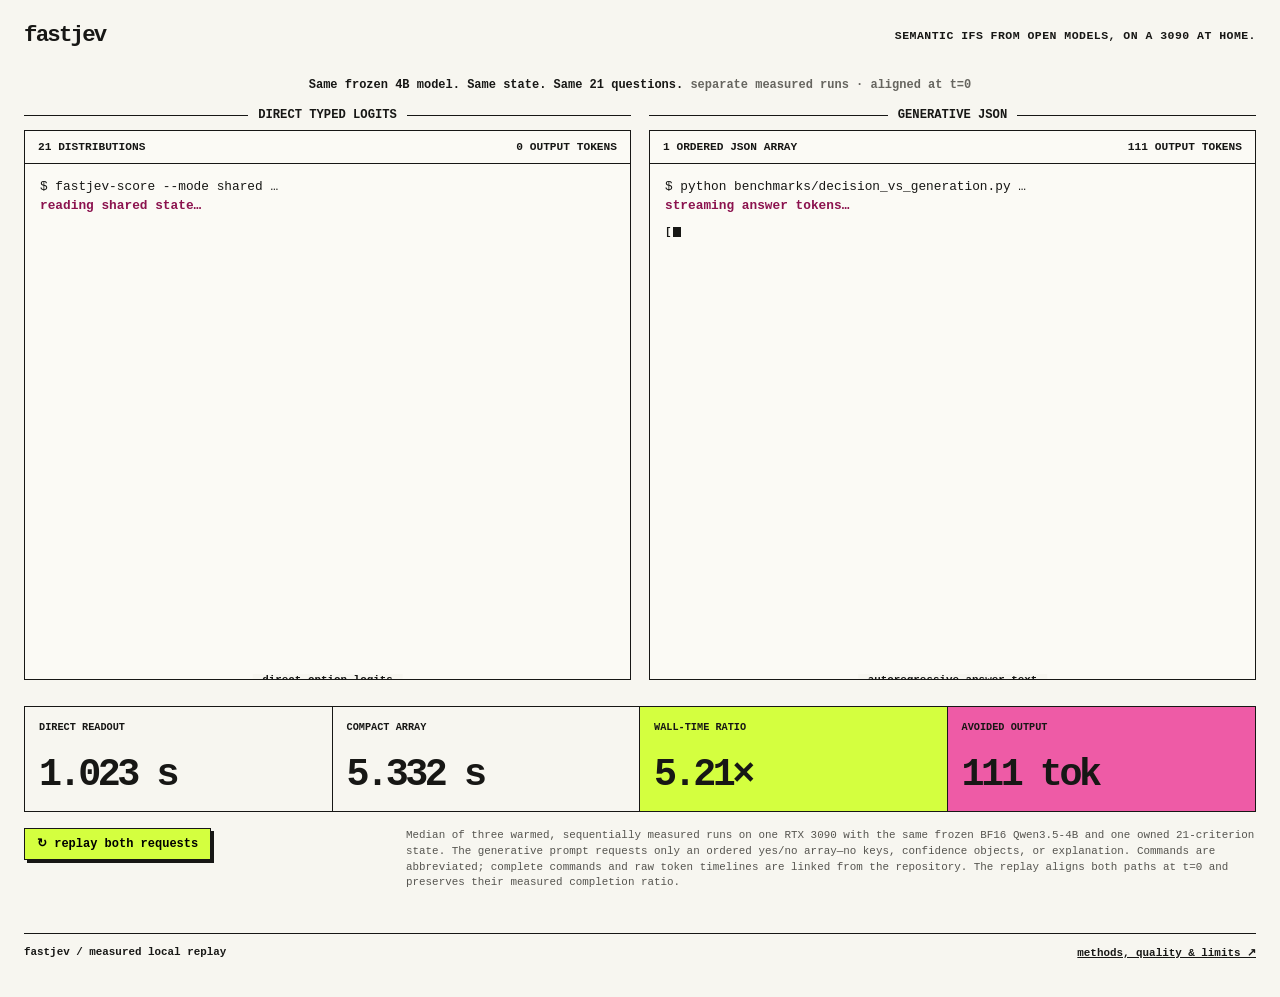
<file: demo/index.html>
<!doctype html>
<html lang="en">
  <head>
    <meta charset="utf-8" />
    <meta name="viewport" content="width=device-width, initial-scale=1" />
    <meta name="description" content="Measured replay: typed decision logits versus autoregressive JSON on one RTX 3090." />
    <title>fastjev — decisions versus generated tokens</title>
    <style>
      :root { --ink:#171715; --paper:#f7f6f0; --soft:#dfded7; --lime:#d4ff3f; --pink:#ee5ba6; }
      * { box-sizing:border-box; }
      html, body { margin:0; min-height:100%; background:var(--paper); color:var(--ink); scrollbar-width:none; }
      ::-webkit-scrollbar { display:none; }
      body { font-family:ui-monospace,SFMono-Regular,Menlo,Monaco,Consolas,"Liberation Mono",monospace; }
      .page { width:min(1500px,100%); margin:auto; padding:22px 24px 38px; }
      .mast { display:flex; align-items:center; justify-content:space-between; gap:18px; }
      .brand { font-size:1.4rem; font-weight:900; letter-spacing:-.08em; }
      .tagline { font-size:.72rem; font-weight:800; text-transform:uppercase; letter-spacing:.04em; }
      .brief { margin:28px auto 14px; text-align:center; font-size:.75rem; font-weight:800; line-height:1.5; }
      .brief span { color:#66655f; }
      .labels { display:grid; grid-template-columns:1fr 1fr; gap:18px; }
      .label { display:flex; align-items:center; gap:10px; font-size:.76rem; font-weight:900; }
      .label::before,.label::after { content:""; height:1px; flex:1; background:var(--ink); }
      .race { display:grid; grid-template-columns:1fr 1fr; gap:18px; margin-top:8px; }
      .terminal { position:relative; height:550px; border:1.5px solid var(--ink); background:#fbfaf5; overflow:hidden; }
      .terminal::after { content:attr(data-name); position:absolute; bottom:-7px; left:50%; transform:translateX(-50%); padding:0 10px; background:var(--paper); font-size:.68rem; font-weight:700; }
      .terminal-head { display:flex; justify-content:space-between; gap:10px; padding:10px 13px; border-bottom:1px solid var(--ink); font-size:.7rem; font-weight:800; }
      .command { padding:13px 15px 10px; min-height:60px; font-size:.8rem; line-height:1.5; }
      .command b { color:#8b124e; }
      pre { margin:0; padding:0 15px 52px; height:440px; overflow:hidden; white-space:pre-wrap; overflow-wrap:anywhere; font:600 .67rem/1.31 ui-monospace,SFMono-Regular,Menlo,Monaco,Consolas,"Liberation Mono",monospace; }
      .cursor { display:inline-block; width:8px; height:1em; margin-left:2px; background:var(--ink); vertical-align:-2px; animation:blink .8s steps(1) infinite; }
      @keyframes blink { 50% { opacity:0; } }
      .stats { position:absolute; left:15px; right:15px; bottom:14px; display:flex; justify-content:space-between; gap:10px; padding-top:8px; border-top:1px dashed #8d8c85; font-size:.69rem; font-weight:800; opacity:0; }
      .done .stats { opacity:1; }
      .typed.done { box-shadow:inset 0 -7px 0 var(--lime); }
      .generated.done { box-shadow:inset 0 -7px 0 var(--pink); }
      .score { margin:26px 0 0; display:grid; grid-template-columns:repeat(4,1fr); border:1.5px solid var(--ink); }
      .fact { min-height:104px; padding:14px; border-right:1.5px solid var(--ink); }
      .fact:last-child { border:0; }
      .fact small { display:block; margin-bottom:20px; font-size:.64rem; font-weight:800; text-transform:uppercase; }
      .fact b { display:block; font-size:clamp(1.45rem,3vw,2.55rem); letter-spacing:-.09em; }
      .fact:nth-child(3) { background:var(--lime); }
      .fact:nth-child(4) { background:var(--pink); }
      .controls { display:flex; justify-content:space-between; align-items:flex-start; gap:18px; margin-top:16px; }
      button { cursor:pointer; border:1.5px solid var(--ink); background:var(--lime); box-shadow:3px 3px 0 var(--ink); padding:9px 12px; font:900 .75rem/1 ui-monospace,monospace; }
      button:active { transform:translate(2px,2px); box-shadow:1px 1px 0 var(--ink); }
      .note { max-width:850px; margin:0; color:#55544f; font-size:.68rem; line-height:1.45; }
      .footer { display:flex; justify-content:space-between; gap:20px; margin-top:42px; padding-top:12px; border-top:1.5px solid var(--ink); font-size:.68rem; font-weight:700; }
      .footer a { color:inherit; }
      @media (max-width:800px) {
        .page { padding:16px 12px 28px; }
        .mast { align-items:flex-start; }
        .tagline { max-width:210px; text-align:right; }
        .labels { display:none; }
        .race { grid-template-columns:1fr; }
        .terminal { height:500px; }
        pre { height:390px; font-size:.65rem; }
        .score { grid-template-columns:1fr 1fr; }
        .fact:nth-child(2) { border-right:0; }
        .fact { border-bottom:1.5px solid var(--ink); }
        .fact:nth-child(3),.fact:nth-child(4) { border-bottom:0; }
        .controls { flex-direction:column; }
      }
      @media (prefers-reduced-motion:reduce) { .cursor { animation:none; } }
    </style>
  </head>
  <body>
    <main class="page">
      <header class="mast">
        <div class="brand">fastjev</div>
        <div class="tagline">Semantic ifs from open models, on a 3090 at home.</div>
      </header>

      <div class="brief">Same frozen 4B model. Same state. Same 21 questions. <span>separate measured runs · aligned at t=0</span></div>
      <div class="labels" aria-hidden="true"><div class="label">DIRECT TYPED LOGITS</div><div class="label">GENERATIVE JSON</div></div>

      <section class="race" aria-label="Measured replay of direct typed decisions and autoregressive JSON generation">
        <article class="terminal typed" id="typed" data-name="direct option logits">
          <div class="terminal-head"><span>21 DISTRIBUTIONS</span><span>0 OUTPUT TOKENS</span></div>
          <div class="command">$ fastjev-score --mode shared …<br /><b id="typed-status">reading shared state…</b></div>
          <pre id="typed-output"></pre>
          <div class="stats"><span>median 1.023s · 3 runs</span><span>21 typed probability pairs</span></div>
        </article>

        <article class="terminal generated" id="generated" data-name="autoregressive answer text">
          <div class="terminal-head"><span>1 ORDERED JSON ARRAY</span><span>111 OUTPUT TOKENS</span></div>
          <div class="command">$ python benchmarks/decision_vs_generation.py …<br /><b id="generated-status">prefilling… waiting for first token…</b></div>
          <pre><span id="generated-output"></span><span class="cursor" id="cursor"></span></pre>
          <div class="stats"><span>median 5.332s · 3 runs</span><span>valid JSON · 21 values</span></div>
        </article>
      </section>

      <section class="score" aria-label="Measured comparison">
        <div class="fact"><small>Direct readout</small><b>1.023 s</b></div>
        <div class="fact"><small>Compact array</small><b>5.332 s</b></div>
        <div class="fact"><small>Wall-time ratio</small><b>5.21×</b></div>
        <div class="fact"><small>Avoided output</small><b>111 tok</b></div>
      </section>

      <div class="controls">
        <button id="replay" type="button">↻ replay both requests</button>
        <p class="note">Median of three warmed, sequentially measured runs on one RTX 3090 with the same frozen BF16 Qwen3.5-4B and one owned 21-criterion state. The generative prompt requests only an ordered yes/no array—no keys, confidence objects, or explanation. Commands are abbreviated; complete commands and raw token timelines are linked from the repository. The replay aligns both paths at t=0 and preserves their measured completion ratio.</p>
      </div>

      <footer class="footer"><span>fastjev / measured local replay</span><a href="../docs/RESULTS.md">methods, quality &amp; limits ↗</a></footer>
    </main>

    <script>
      (() => {
        const directSeconds = 1.023019488;
        const firstTokenSeconds = 0.488865766;
        const generationSeconds = 5.331690029;
        const replayMilliseconds = 12000;
        const typedText = `{
  "actor identified?":      {"yes": 0.41, "no": 0.59},
  "action described?":      {"yes": 0.62, "no": 0.38},
  "time specified?":        {"yes": 0.01, "no": 0.99},
  "quantity stated?":       {"yes": 0.01, "no": 0.99},
  "claim denied?":          {"yes": 0.53, "no": 0.47},
  "uncertainty expressed?": {"yes": 0.59, "no": 0.41},
  "action authorized?":     {"yes": 0.05, "no": 0.95},
  "action completed?":      {"yes": 0.15, "no": 0.85},
  "action failed?":         {"yes": 0.80, "no": 0.20},
  "customer request?":      {"yes": 0.03, "no": 0.97},
  "policy stated?":         {"yes": 0.01, "no": 0.99},
  "policy exception?":      {"yes": 0.05, "no": 0.95},
  "direct evidence?":       {"yes": 0.75, "no": 0.25},
  "claims contradict?":     {"yes": 0.12, "no": 0.88},
  "information missing?":   {"yes": 0.73, "no": 0.27},
  "personal data?":         {"yes": 0.13, "no": 0.87},
  "financial matter?":      {"yes": 0.03, "no": 0.97},
  "technical system?":      {"yes": 0.03, "no": 0.97},
  "options compared?":      {"yes": 0.02, "no": 0.98},
  "human review needed?":   {"yes": 0.07, "no": 0.93},
  "safe to automate?":      {"yes": 0.15, "no": 0.85}
}`;
        const generatedText = `[
  "yes",
  "yes",
  "no",
  "no",
  "no",
  "no",
  "no",
  "no",
  "yes",
  "no",
  "no",
  "no",
  "yes",
  "no",
  "yes",
  "no",
  "no",
  "no",
  "no",
  "no",
  "no"
]`;
        const typed = document.querySelector('#typed');
        const generated = document.querySelector('#generated');
        const typedOutput = document.querySelector('#typed-output');
        const generatedOutput = document.querySelector('#generated-output');
        const typedStatus = document.querySelector('#typed-status');
        const generatedStatus = document.querySelector('#generated-status');
        const cursor = document.querySelector('#cursor');
        let frame = 0;
        let started = 0;
        function tick(now) {
          if (!started) started = now;
          const measured = Math.min((now - started) / replayMilliseconds, 1) * generationSeconds;
          if (measured >= firstTokenSeconds) {
            generatedStatus.textContent = 'streaming answer tokens…';
            const progress = Math.min((measured - firstTokenSeconds) / (generationSeconds - firstTokenSeconds), 1);
            generatedOutput.textContent = generatedText.slice(0, Math.floor(generatedText.length * progress));
          }
          if (measured >= directSeconds && !typed.classList.contains('done')) {
            typedOutput.textContent = typedText;
            typedStatus.textContent = '21 typed distributions returned together';
            typed.classList.add('done');
          }
          if (measured >= generationSeconds) {
            generatedOutput.textContent = generatedText;
            generatedStatus.textContent = 'JSON complete';
            generated.classList.add('done');
            cursor.hidden = true;
          } else {
            frame = requestAnimationFrame(tick);
          }
        }
        function restart() {
          cancelAnimationFrame(frame);
          started = 0;
          typed.classList.remove('done');
          generated.classList.remove('done');
          typedOutput.textContent = '';
          generatedOutput.textContent = '';
          typedStatus.textContent = 'reading shared state…';
          generatedStatus.textContent = 'prefilling… waiting for first token…';
          cursor.hidden = false;
          frame = requestAnimationFrame(tick);
        }
        document.querySelector('#replay').addEventListener('click', restart);
        const captureDelay = new URLSearchParams(location.search).has('capture') ? 1800 : 0;
        window.setTimeout(restart, captureDelay);
      })();
    </script>
  </body>
</html>
</file>
